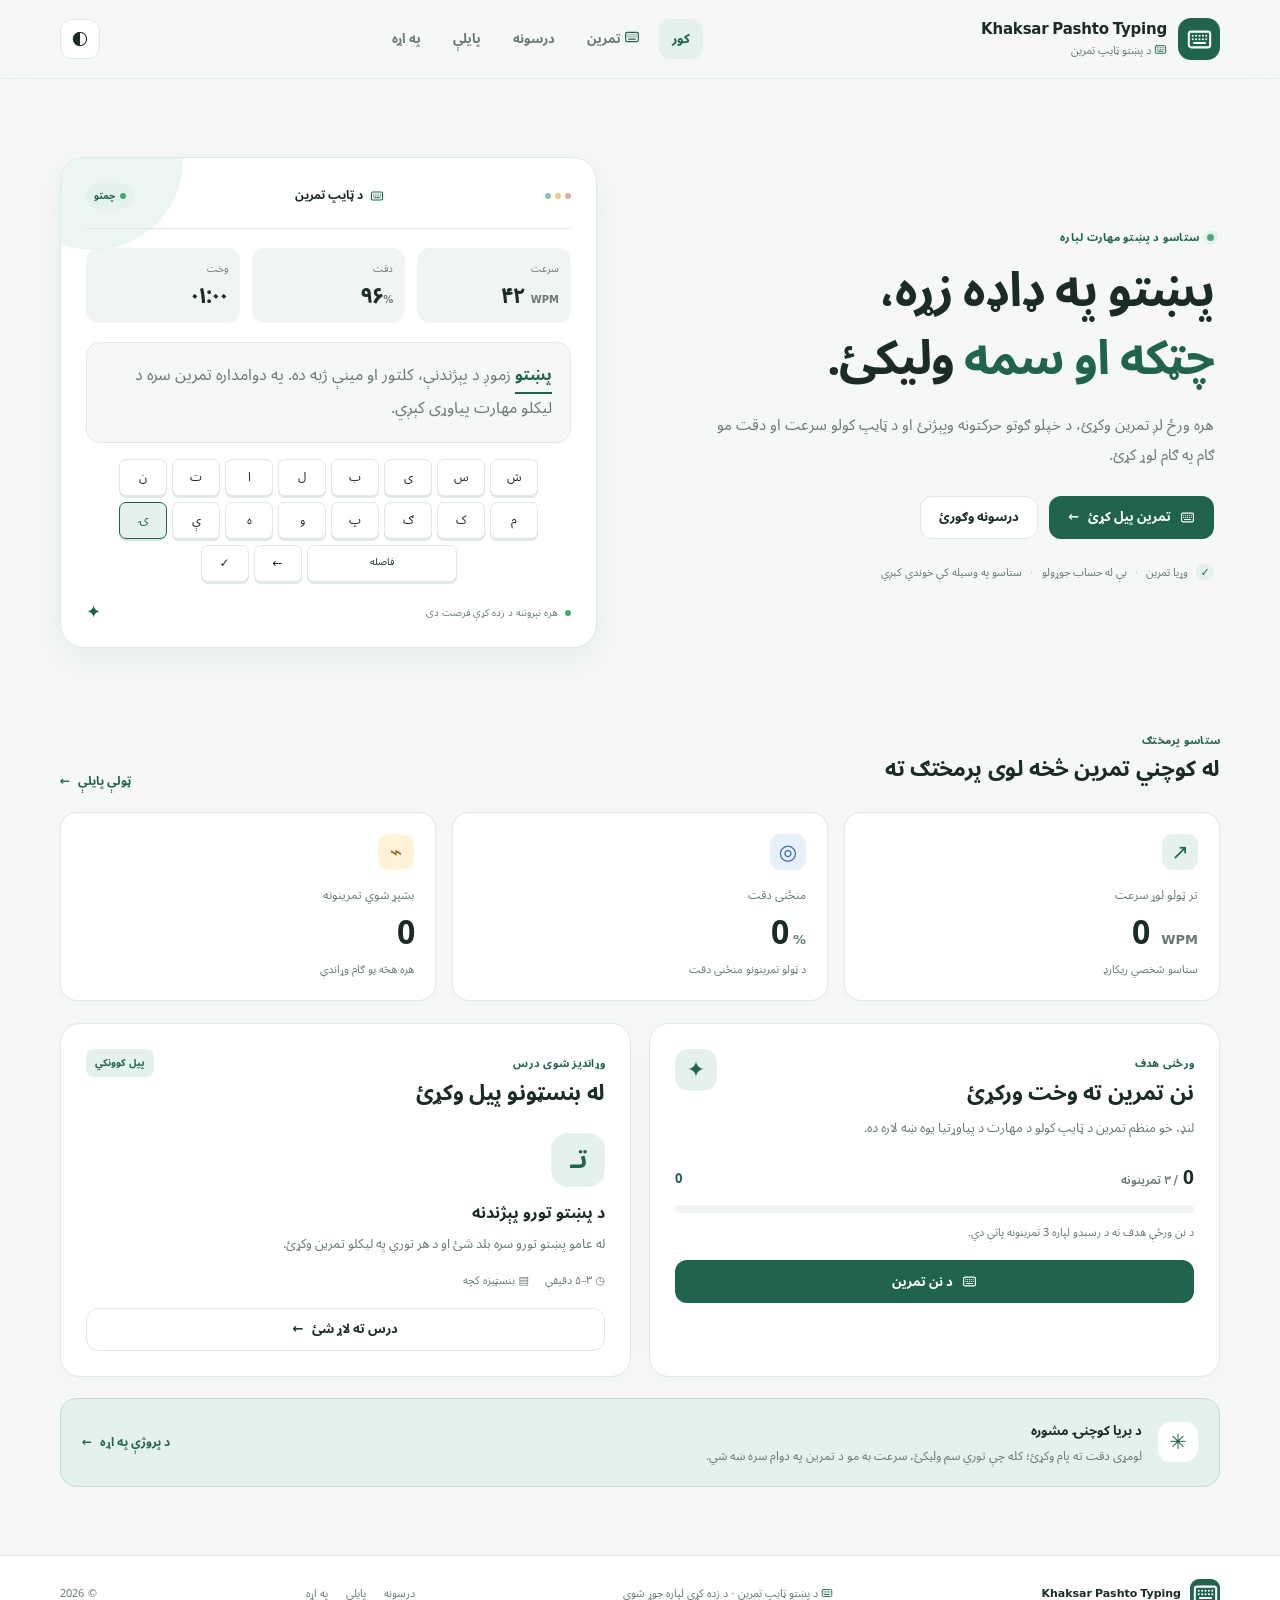
<file: index.html>
<!doctype html>
<html lang="ps" dir="rtl">
<head>
  <meta charset="utf-8">
  <meta name="viewport" content="width=device-width, initial-scale=1">
  <meta name="theme-color" content="#f5f7f8">
  <meta name="description" content="د Khaksar Pashto Typing له لارې د پښتو ټایپ کولو مهارت، سرعت او دقت پیاوړی کړئ.">
  <title>Khaksar Pashto Typing — د پښتو ټایپ زده کړه</title>
  <link rel="icon" href="assets/favicon.svg" type="image/svg+xml">
  <link rel="stylesheet" href="assets/css/style.css">
  <script defer src="assets/js/statistics.js"></script>
  <script defer src="assets/js/lessons-data.js"></script>
  <script defer src="assets/js/app.js"></script>
  <script defer src="assets/js/home.js"></script>
</head>
<body data-page="home" data-base="./">
  <a class="skip-link" href="#main-content">اصلي منځپانګې ته لاړ شئ</a>
  <div id="site-header"></div>
  <main id="main-content" class="container page-space">
    <section class="hero-grid">
      <div class="hero-copy">
        <span class="eyebrow"><span class="eyebrow-dot"></span> ستاسو د پښتو مهارت لپاره</span>
        <h1>پښتو په ډاډه زړه،<br><span class="text-accent">چټکه او سمه</span> ولیکئ.</h1>
        <p class="hero-description">هره ورځ لږ تمرین وکړئ، د خپلو ګوتو حرکتونه وپېژنئ او د ټایپ کولو سرعت او دقت مو ګام په ګام لوړ کړئ.</p>
        <div class="hero-actions">
          <a class="button button-primary" href="pages/practice.html"><img class="typing-icon" src="assets/icons/keyboard.svg" alt="" aria-hidden="true"> تمرین پیل کړئ <span aria-hidden="true">←</span></a>
          <a class="button button-secondary" href="pages/lessons.html">درسونه وګورئ</a>
        </div>
        <div class="hero-proof"><span class="proof-icon" aria-hidden="true">✓</span><span>وړیا تمرین</span><span class="proof-separator">·</span><span>بې له حساب جوړولو</span><span class="proof-separator">·</span><span>ستاسو په وسیله کې خوندي کېږي</span></div>
      </div>
      <div class="hero-visual" aria-label="د پښتو ټایپ کولو تمرین بېلګه">
        <div class="visual-topline"><span class="window-dots" aria-hidden="true"><i></i><i></i><i></i></span><span class="inline-typing-label"><img class="typing-icon" src="assets/icons/keyboard.svg" alt="" aria-hidden="true"> د ټایپ تمرین</span><span class="live-pill"><i></i> چمتو</span></div>
        <div class="visual-score-row">
          <div><span class="metric-label">سرعت</span><strong>۴۲ <small>WPM</small></strong></div>
          <div><span class="metric-label">دقت</span><strong>۹۶<small>%</small></strong></div>
          <div><span class="metric-label">وخت</span><strong>۰۱:۰۰</strong></div>
        </div>
        <div class="sample-passage" dir="rtl"><span>پښتو</span> زموږ د پېژندنې، کلتور او مینې ژبه ده. په دوامداره تمرین سره د لیکلو مهارت پیاوړی کېږي.</div>
        <div class="mini-keyboard" dir="rtl" aria-hidden="true"><div><span>ش</span><span>س</span><span>ی</span><span>ب</span><span>ل</span><span>ا</span><span>ت</span><span>ن</span></div><div><span>م</span><span>ک</span><span>ګ</span><span>پ</span><span>و</span><span>ه</span><span>ې</span><span class="key-active">ۍ</span></div><div><span class="space-key">فاصله</span><span>←</span><span>✓</span></div></div>
        <div class="visual-foot"><span><i class="status-dot"></i> هره تېروتنه د زده کړې فرصت دی</span><span class="visual-star" aria-hidden="true">✦</span></div>
      </div>
    </section>

    <section class="section-block" aria-labelledby="stats-heading">
      <div class="section-heading"><div><span class="eyebrow">ستاسو پرمختګ</span><h2 id="stats-heading">له کوچني تمرین څخه لوی پرمختګ ته</h2></div><a class="text-link" href="pages/results.html">ټولې پایلې <span aria-hidden="true">←</span></a></div>
      <div class="stats-grid">
        <article class="stat-card"><span class="stat-icon stat-icon-green" aria-hidden="true">↗</span><span class="stat-label">تر ټولو لوړ سرعت</span><div class="stat-value"><span id="home-best-wpm">۰</span> <small>WPM</small></div><p class="stat-note">ستاسو شخصي ریکارډ</p></article>
        <article class="stat-card"><span class="stat-icon stat-icon-blue" aria-hidden="true">◎</span><span class="stat-label">منځنی دقت</span><div class="stat-value"><span id="home-average-accuracy">۰</span><small>%</small></div><p class="stat-note">د ټولو تمرینونو منځنی دقت</p></article>
        <article class="stat-card"><span class="stat-icon stat-icon-amber" aria-hidden="true">⌁</span><span class="stat-label">بشپړ شوي تمرینونه</span><div class="stat-value" id="home-session-count">۰</div><p class="stat-note">هره هڅه یو ګام وړاندې</p></article>
      </div>
    </section>

    <section class="home-lower-grid">
      <article class="panel daily-panel">
        <div class="panel-title-row"><div><span class="eyebrow">ورځنی هدف</span><h2>نن تمرین ته وخت ورکړئ</h2></div><span class="goal-icon" aria-hidden="true">✦</span></div>
        <p class="muted-copy">لنډ، خو منظم تمرین د ټایپ کولو د مهارت د پیاوړتیا یوه ښه لاره ده.</p>
        <div class="goal-numbers"><strong><span id="daily-count">۰</span> <span class="muted-inline">/ ۳ تمرینونه</span></strong><span id="daily-percent">۰٪</span></div>
        <div class="progress-track" role="progressbar" aria-label="د نن ورځې هدف" aria-valuemin="0" aria-valuemax="3" aria-valuenow="0" id="daily-progress"><span id="daily-progress-bar"></span></div>
        <p class="small-note" id="daily-message">لومړی تمرین پیل کړئ؛ پرمختګ له همدې ځایه پیلېږي.</p>
        <a class="button button-primary button-wide" href="pages/practice.html"><img class="typing-icon" src="assets/icons/keyboard.svg" alt="" aria-hidden="true"> د نن تمرین</a>
      </article>
      <article class="panel recommendation-panel">
        <div class="panel-title-row"><div><span class="eyebrow">وړاندیز شوی درس</span><h2>له بنسټونو پیل وکړئ</h2></div><span class="level-tag">پیل کوونکي</span></div>
        <div class="lesson-preview-icon" aria-hidden="true">تـ</div>
        <h3 id="recommended-title">د پښتو تورو پېژندنه</h3>
        <p class="muted-copy" id="recommended-description">له مهمو پښتو تورو سره بلد شئ او په ارامه توګه تمرین وکړئ.</p>
        <div class="lesson-meta"><span>◷ ۳–۵ دقیقې</span><span>▤ بنسټیزه کچه</span></div>
        <a class="button button-secondary button-wide" id="recommended-link" href="pages/lessons.html">درس ته لاړ شئ <span aria-hidden="true">←</span></a>
      </article>
    </section>
    <section class="tip-banner"><span class="tip-symbol" aria-hidden="true">✳</span><div><strong>د بریا کوچنۍ مشوره</strong><p>لومړی دقت ته پام وکړئ؛ کله چې توري سم ولیکئ، سرعت به مو د تمرین په دوام سره ښه شي.</p></div><a class="text-link" href="pages/about.html">د پروژې په اړه <span aria-hidden="true">←</span></a></section>
  </main>
  <div id="site-footer"></div>
</body>
</html>
</file>
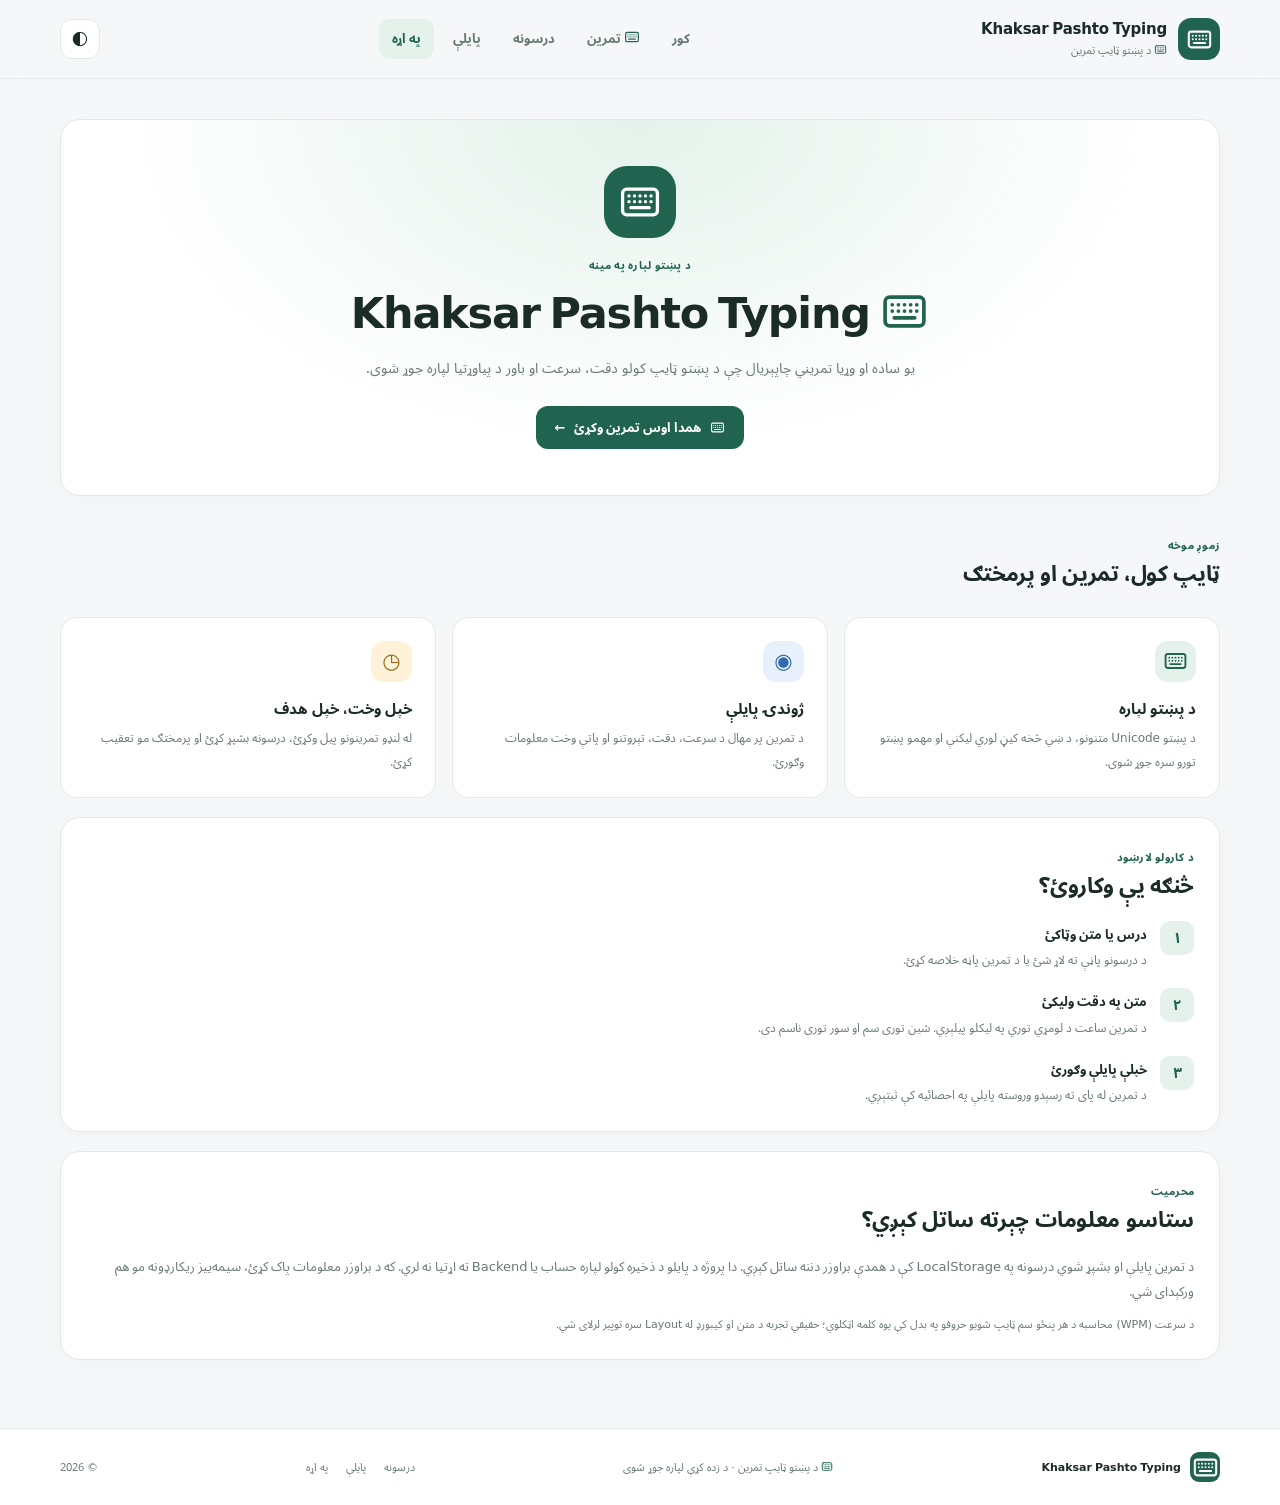
<file: pages/about.html>
<!doctype html>
<html lang="ps" dir="rtl">
<head><meta charset="utf-8"><meta name="viewport" content="width=device-width, initial-scale=1"><meta name="theme-color" content="#f5f7f8"><meta name="description" content="د Khaksar Pashto Typing په اړه، د پښتو ټایپ زده کړه او د کارولو لارښود."><title>د پروژې په اړه — Khaksar Pashto Typing</title><link rel="icon" href="../assets/favicon.svg" type="image/svg+xml"><link rel="stylesheet" href="../assets/css/style.css"><script defer src="../assets/js/statistics.js"></script><script defer src="../assets/js/lessons-data.js"></script><script defer src="../assets/js/app.js"></script></head>
<body data-page="about" data-base="../"><a class="skip-link" href="#main-content">اصلي منځپانګې ته لاړ شئ</a><div id="site-header"></div><main id="main-content" class="container page-space">
  <section class="about-hero panel"><span class="brand-mark brand-mark-large" aria-hidden="true"><img class="brand-mark-icon" src="../assets/icons/keyboard.svg" alt=""></span><span class="eyebrow">د پښتو لپاره په مینه</span><h1><img class="typing-icon" src="../assets/icons/keyboard.svg" alt="" aria-hidden="true"> Khaksar Pashto Typing</h1><p class="about-lead">یو ساده او وړیا تمریني چاپېریال چې د پښتو ټایپ کولو دقت، سرعت او باور د پیاوړتیا لپاره جوړ شوی.</p><a class="button button-primary" href="practice.html"><img class="typing-icon" src="../assets/icons/keyboard.svg" alt="" aria-hidden="true"> همدا اوس تمرین وکړئ <span aria-hidden="true">←</span></a></section>
  <section class="section-block"><div class="section-heading"><div><span class="eyebrow">زموږ موخه</span><h2>ټایپ کول، تمرین او پرمختګ</h2></div></div><div class="feature-grid"><article class="feature-card"><span class="feature-icon feature-green" aria-hidden="true"><img class="typing-icon" src="../assets/icons/keyboard.svg" alt=""></span><h3>د پښتو لپاره</h3><p>د پښتو Unicode متنونو، د ښي څخه کیڼ لوري لیکنې او مهمو پښتو تورو سره جوړ شوی.</p></article><article class="feature-card"><span class="feature-icon feature-blue" aria-hidden="true">◉</span><h3>ژوندۍ پایلې</h3><p>د تمرین پر مهال د سرعت، دقت، تېروتنو او پاتې وخت معلومات وګورئ.</p></article><article class="feature-card"><span class="feature-icon feature-amber" aria-hidden="true">◷</span><h3>خپل وخت، خپل هدف</h3><p>له لنډو تمرینونو پیل وکړئ، درسونه بشپړ کړئ او پرمختګ مو تعقیب کړئ.</p></article></div></section>
  <section class="panel about-guide"><span class="eyebrow">د کارولو لارښود</span><h2>څنګه یې وکاروئ؟</h2><ol class="guide-list"><li><span>۱</span><div><strong>درس یا متن وټاکئ</strong><p>د درسونو پاڼې ته لاړ شئ یا د تمرین پاڼه خلاصه کړئ.</p></div></li><li><span>۲</span><div><strong>متن په دقت ولیکئ</strong><p>د تمرین ساعت د لومړي توري په لیکلو پیلېږي. شین توری سم او سور توری ناسم دی.</p></div></li><li><span>۳</span><div><strong>خپلې پایلې وګورئ</strong><p>د تمرین له پای ته رسېدو وروسته پایلې په احصائیه کې ثبتېږي.</p></div></li></ol></section>
  <section class="panel about-guide"><span class="eyebrow">محرمیت</span><h2>ستاسو معلومات چېرته ساتل کېږي؟</h2><p class="muted-copy">د تمرین پایلې او بشپړ شوي درسونه په LocalStorage کې د همدې براوزر دننه ساتل کېږي. دا پروژه د پایلو د ذخیره کولو لپاره حساب یا Backend ته اړتیا نه لري. که د براوزر معلومات پاک کړئ، سیمه‌ییز ریکارډونه مو هم ورکېدای شي.</p><p class="small-note">د سرعت (WPM) محاسبه د هر پنځو سم ټایپ شویو حروفو په بدل کې یوه کلمه اټکلوي؛ حقیقي تجربه د متن او کیبورډ له Layout سره توپیر لرلای شي.</p></section>
</main><div id="site-footer"></div></body></html>
</file>
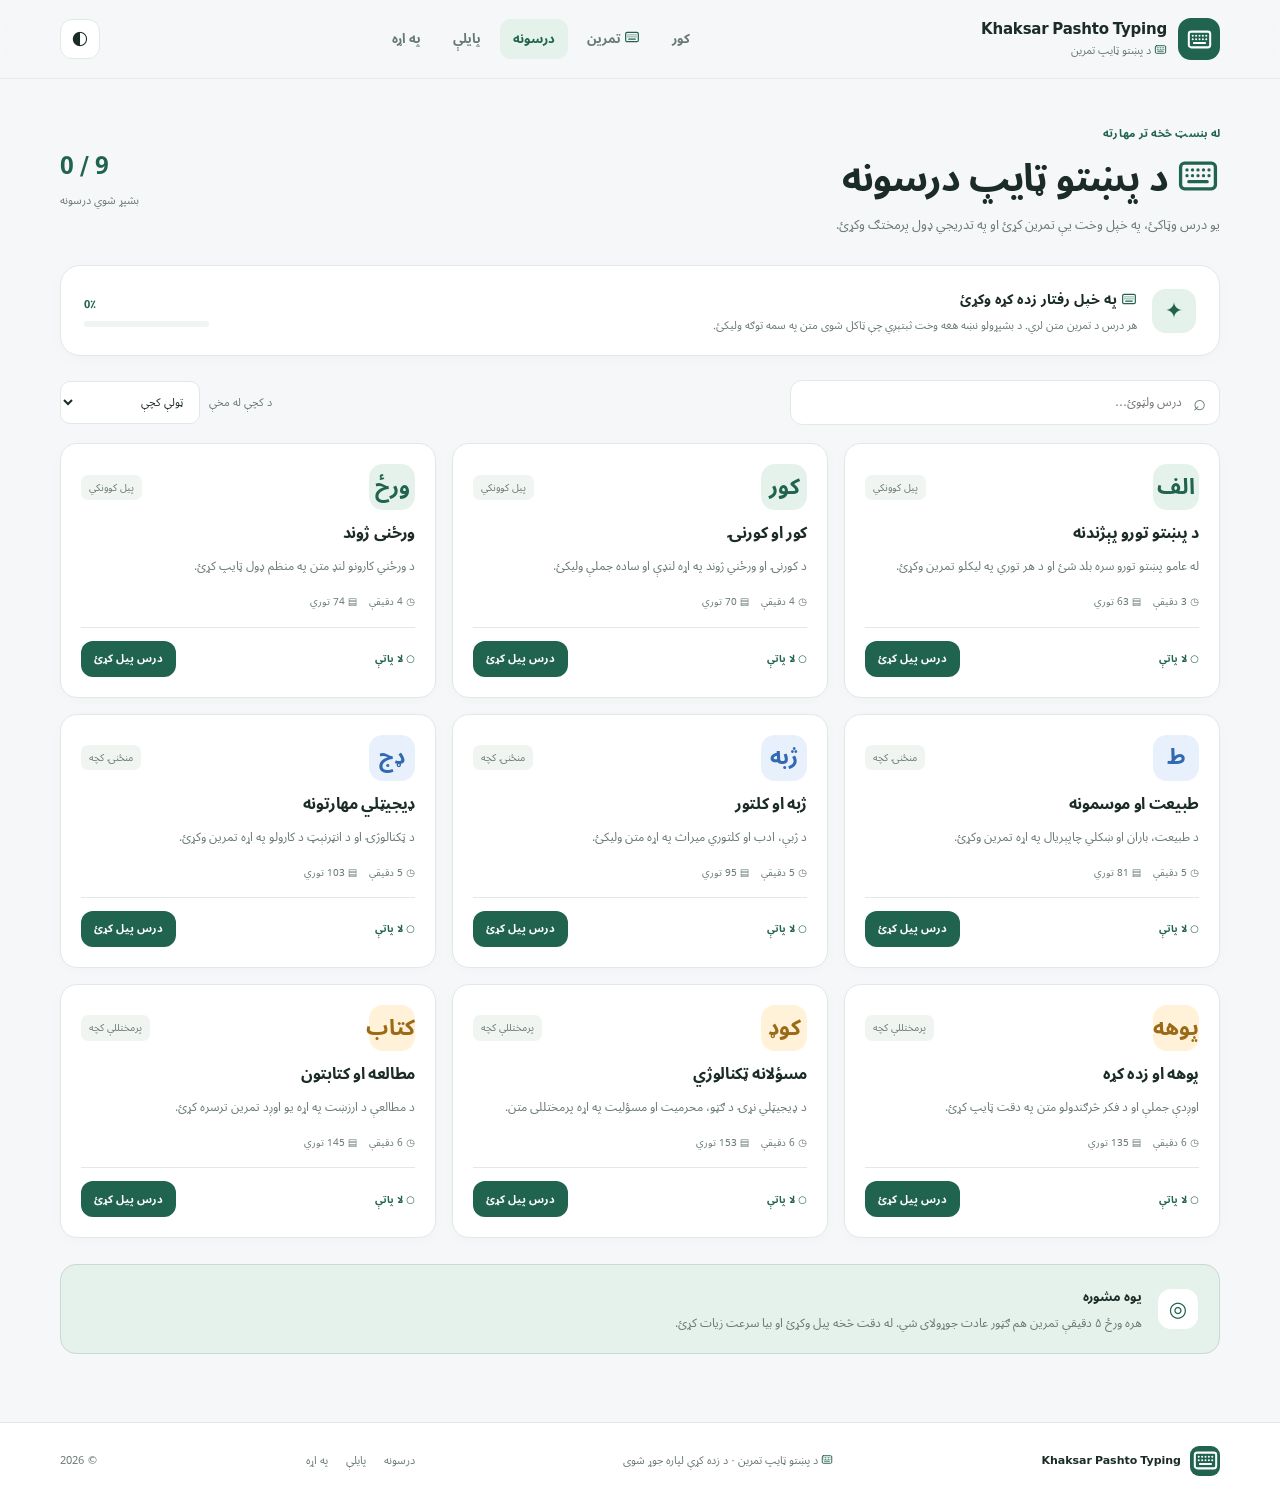
<file: pages/lessons.html>
<!doctype html>
<html lang="ps" dir="rtl">
<head><meta charset="utf-8"><meta name="viewport" content="width=device-width, initial-scale=1"><meta name="theme-color" content="#f5f7f8"><meta name="description" content="د پښتو ټایپ کولو د زده کړې مرحلې او تمرینونه."><title>درسونه — Khaksar Pashto Typing</title><link rel="icon" href="../assets/favicon.svg" type="image/svg+xml"><link rel="stylesheet" href="../assets/css/style.css"><script defer src="../assets/js/statistics.js"></script><script defer src="../assets/js/lessons-data.js"></script><script defer src="../assets/js/app.js"></script><script defer src="../assets/js/lessons.js"></script></head>
<body data-page="lessons" data-base="../"><a class="skip-link" href="#main-content">اصلي منځپانګې ته لاړ شئ</a><div id="site-header"></div>
<main id="main-content" class="container page-space">
  <div class="page-heading"><div><span class="eyebrow">له بنسټ څخه تر مهارته</span><h1><img class="typing-icon" src="../assets/icons/keyboard.svg" alt="" aria-hidden="true"> د پښتو ټایپ درسونه</h1><p>یو درس وټاکئ، په خپل وخت یې تمرین کړئ او په تدریجي ډول پرمختګ وکړئ.</p></div><div class="lesson-overall"><strong id="lessons-completed">۰ / ۹</strong><span>بشپړ شوي درسونه</span></div></div>
  <section class="learning-path panel"><div class="path-icon" aria-hidden="true">✦</div><div class="path-copy"><strong><img class="typing-icon" src="../assets/icons/keyboard.svg" alt="" aria-hidden="true"> په خپل رفتار زده کړه وکړئ</strong><p>هر درس د تمرین متن لري. د بشپړولو نښه هغه وخت ثبتېږي چې ټاکل شوی متن په سمه توګه ولیکئ.</p></div><div class="path-progress"><span id="lesson-progress-label">۰٪</span><div class="progress-track"><span id="lesson-progress-bar"></span></div></div></section>
  <div class="lesson-toolbar"><div class="search-field"><span aria-hidden="true">⌕</span><input id="lesson-search" type="search" placeholder="درس ولټوئ…" aria-label="درس ولټوئ"></div><label class="filter-field" for="lesson-filter">د کچې له مخې <select id="lesson-filter"><option value="all">ټولې کچې</option><option value="1">پیل کوونکي</option><option value="2">منځنۍ کچه</option><option value="3">پرمختللې کچه</option></select></label></div>
  <div class="lesson-grid" id="lesson-grid" aria-live="polite"></div><p id="lesson-empty" class="empty-state" hidden>د لټون لپاره مناسب درس پیدا نه شو. بله کلمه وازمویئ.</p>
  <section class="tip-banner lesson-tip"><span class="tip-symbol" aria-hidden="true">◎</span><div><strong>یوه مشوره</strong><p>هره ورځ ۵ دقیقې تمرین هم ګټور عادت جوړولای شي. له دقت څخه پیل وکړئ او بیا سرعت زیات کړئ.</p></div></section>
</main><div id="site-footer"></div></body></html>
</file>
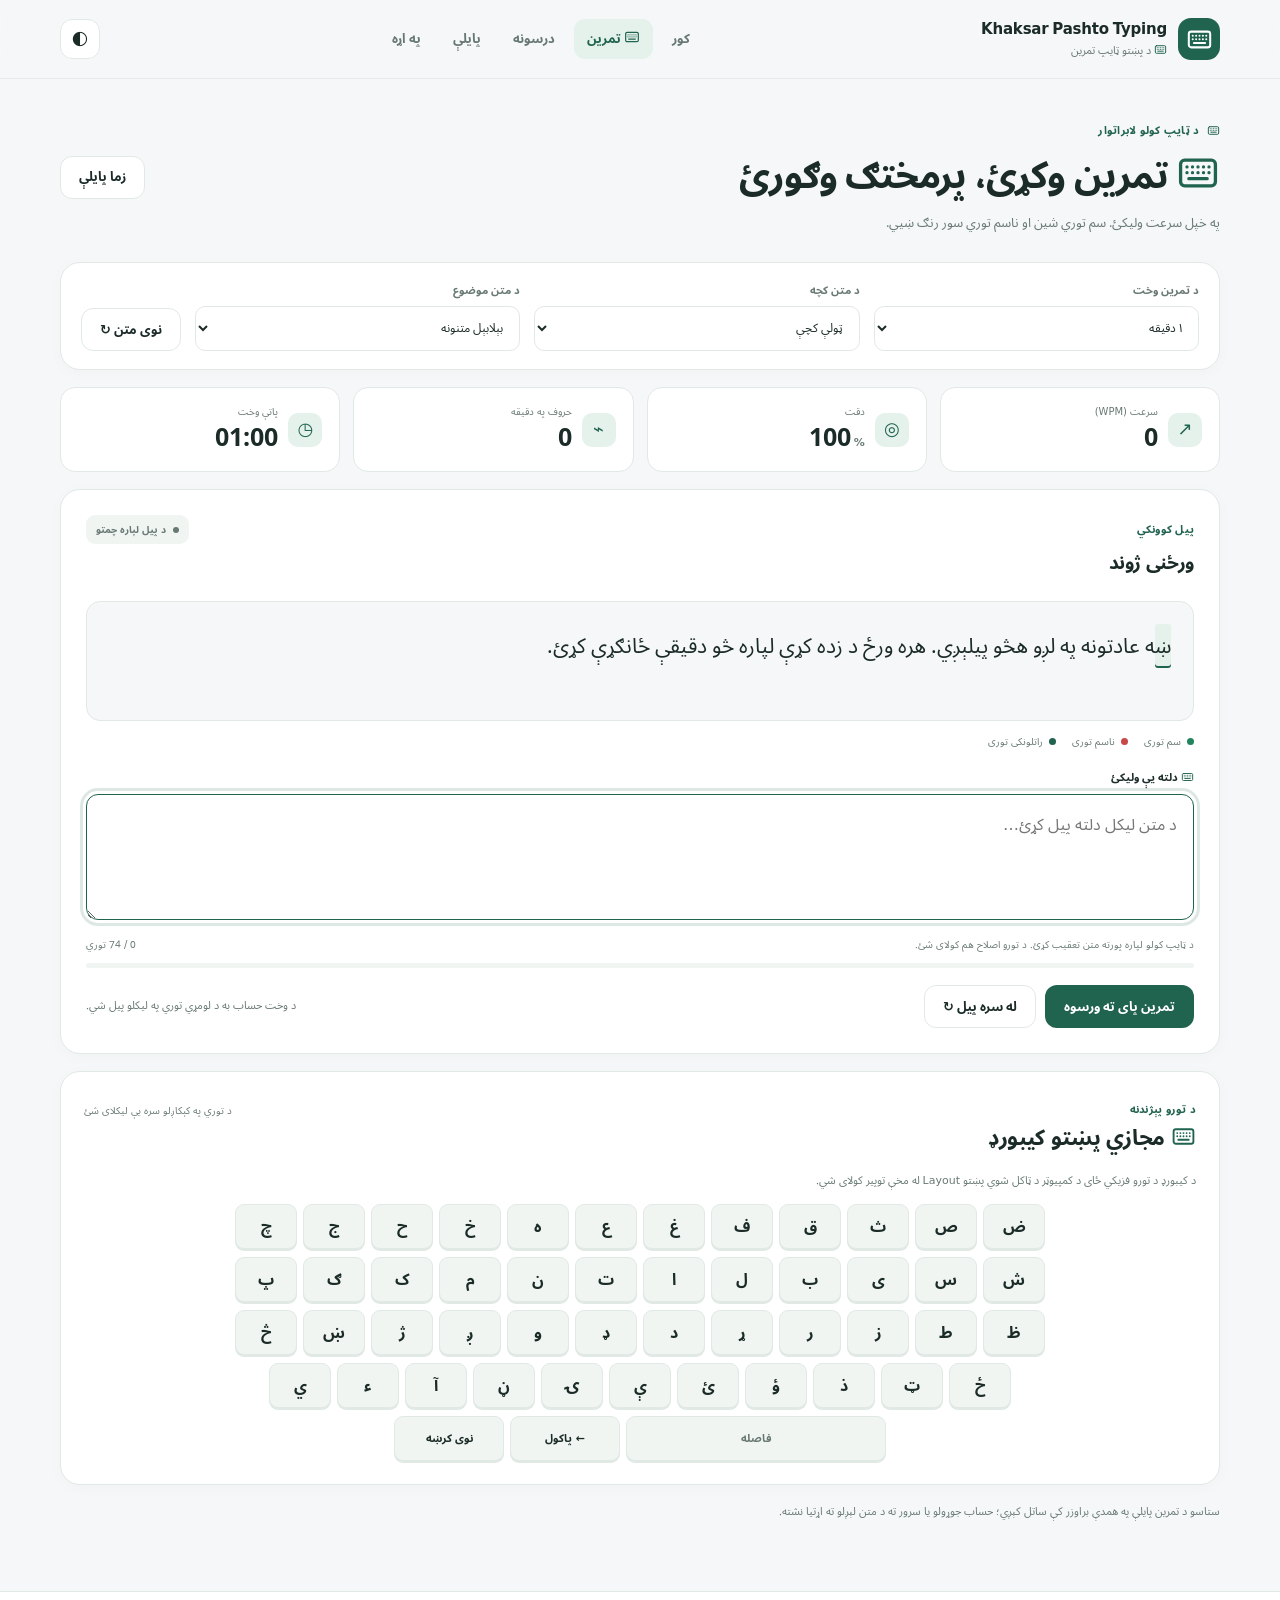
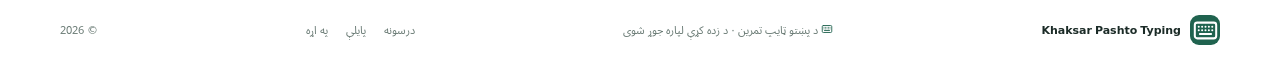
<file: pages/practice.html>
<!doctype html>
<html lang="ps" dir="rtl">
<head>
  <meta charset="utf-8"><meta name="viewport" content="width=device-width, initial-scale=1">
  <meta name="theme-color" content="#f5f7f8"><meta name="description" content="د پښتو ټایپ تمرین وکړئ، سرعت او دقت په ژوندۍ بڼه اندازه کړئ.">
  <title>د ټایپ تمرین — Khaksar Pashto Typing</title><link rel="icon" href="../assets/favicon.svg" type="image/svg+xml"><link rel="stylesheet" href="../assets/css/style.css">
  <script defer src="../assets/js/statistics.js"></script><script defer src="../assets/js/lessons-data.js"></script><script defer src="../assets/js/app.js"></script><script defer src="../assets/js/keyboard.js"></script><script defer src="../assets/js/typing-engine.js"></script>
</head>
<body data-page="practice" data-base="../">
<a class="skip-link" href="#main-content">اصلي منځپانګې ته لاړ شئ</a><div id="site-header"></div>
<main id="main-content" class="container page-space">
  <div class="page-heading"><div><span class="eyebrow"><img class="typing-icon" src="../assets/icons/keyboard.svg" alt="" aria-hidden="true"> د ټایپ کولو لابراتوار</span><h1><img class="typing-icon" src="../assets/icons/keyboard.svg" alt="" aria-hidden="true"> تمرین وکړئ، پرمختګ وګورئ</h1><p>په خپل سرعت ولیکئ. سم توري شین او ناسم توري سور رنګ ښيي.</p></div><a class="button button-secondary" href="results.html">زما پایلې</a></div>
  <section class="practice-controls panel" aria-label="د تمرین تنظیمات">
    <div class="control-field"><label for="duration-select">د تمرین وخت</label><select id="duration-select"><option value="30">۳۰ ثانیې</option><option value="60" selected>۱ دقیقه</option><option value="180">۳ دقیقې</option><option value="300">۵ دقیقې</option></select></div>
    <div class="control-field"><label for="level-select">د متن کچه</label><select id="level-select"><option value="all">ټولې کچې</option><option value="1">پیل کوونکي</option><option value="2">منځنۍ کچه</option><option value="3">پرمختللې کچه</option></select></div>
    <div class="control-field"><label for="topic-select">د متن موضوع</label><select id="topic-select"><option value="all">بېلابېل متنونه</option><option value="daily">ورځنی ژوند</option><option value="culture">ژبه او کلتور</option><option value="nature">طبیعت</option><option value="technology">ټکنالوژي</option></select></div>
    <div class="control-actions"><button type="button" class="button button-secondary" id="new-passage">نوی متن ↻</button></div>
  </section>

  <section class="practice-metrics" aria-label="ژوندۍ پایلې">
    <article class="metric-card"><span class="metric-icon" aria-hidden="true">↗</span><span>سرعت (WPM)</span><strong id="live-wpm">۰</strong></article>
    <article class="metric-card"><span class="metric-icon" aria-hidden="true">◎</span><span>دقت</span><strong><span id="live-accuracy">۱۰۰</span><small>%</small></strong></article>
    <article class="metric-card"><span class="metric-icon" aria-hidden="true">⌁</span><span>حروف په دقیقه</span><strong id="live-cpm">۰</strong></article>
    <article class="metric-card metric-card-timer"><span class="metric-icon" aria-hidden="true">◷</span><span>پاتې وخت</span><strong id="live-timer">۰۱:۰۰</strong></article>
  </section>

  <section class="panel typing-panel" aria-labelledby="passage-title">
    <div class="typing-panel-header"><div><span class="eyebrow" id="passage-level">پیل کوونکي</span><h2 id="passage-title">متن په دقت سره ولیکئ</h2></div><span class="session-status" id="session-status"><i></i> د پیل لپاره چمتو</span></div>
    <div class="passage-area" id="passage-display" dir="rtl" aria-label="د تمرین لپاره متن" tabindex="0"><p class="passage-placeholder">د تمرین متن چمتو کېږي…</p></div>
    <div class="passage-legend"><span><i class="legend-dot legend-correct"></i> سم توری</span><span><i class="legend-dot legend-wrong"></i> ناسم توری</span><span><i class="legend-dot legend-current"></i> راتلونکی توری</span></div>
    <label class="input-label" for="typing-input"><img class="typing-icon" src="../assets/icons/keyboard.svg" alt="" aria-hidden="true"> دلته یې ولیکئ</label>
    <textarea id="typing-input" rows="3" dir="rtl" lang="ps" spellcheck="false" autocapitalize="off" autocomplete="off" autocorrect="off" placeholder="د متن لیکل دلته پیل کړئ…" aria-describedby="typing-help"></textarea>
    <div class="typing-hints"><span id="typing-help">د ټایپ کولو لپاره پورته متن تعقیب کړئ. د تورو اصلاح هم کولای شئ.</span><span id="typed-progress">۰ / ۰ توري</span></div>
    <div class="progress-track typing-progress" role="progressbar" aria-label="د متن د ټایپ کولو پرمختګ" aria-valuemin="0" aria-valuemax="100" aria-valuenow="0" id="typing-progress"><span id="typing-progress-bar"></span></div>
    <div class="typing-actions"><button class="button button-primary" id="finish-session" type="button">تمرین پای ته ورسوه</button><button class="button button-secondary" id="reset-session" type="button">له سره پیل ↻</button><span class="muted-copy" id="session-feedback" role="status" aria-live="polite">د وخت حساب به د لومړي توري په لیکلو پیل شي.</span></div>
  </section>

  <section class="panel keyboard-panel" aria-labelledby="keyboard-heading">
    <div class="panel-title-row"><div><span class="eyebrow">د تورو پېژندنه</span><h2 id="keyboard-heading"><img class="typing-icon" src="../assets/icons/keyboard.svg" alt="" aria-hidden="true"> مجازي پښتو کیبورډ</h2></div><span class="keyboard-note">د توري په کېکاږلو سره یې لیکلای شئ</span></div>
    <p class="small-note">د کیبورډ د تورو فزیکي ځای د کمپیوټر د ټاکل شوي پښتو Layout له مخې توپیر کولای شي.</p>
    <div id="virtual-keyboard" class="virtual-keyboard" aria-label="مجازي پښتو کیبورډ"></div>
  </section>
  <p class="privacy-note">ستاسو د تمرین پایلې په همدې براوزر کې ساتل کېږي؛ حساب جوړولو یا سرور ته د متن لېږلو ته اړتیا نشته.</p>
</main><div id="site-footer"></div>
</body></html>
</file>
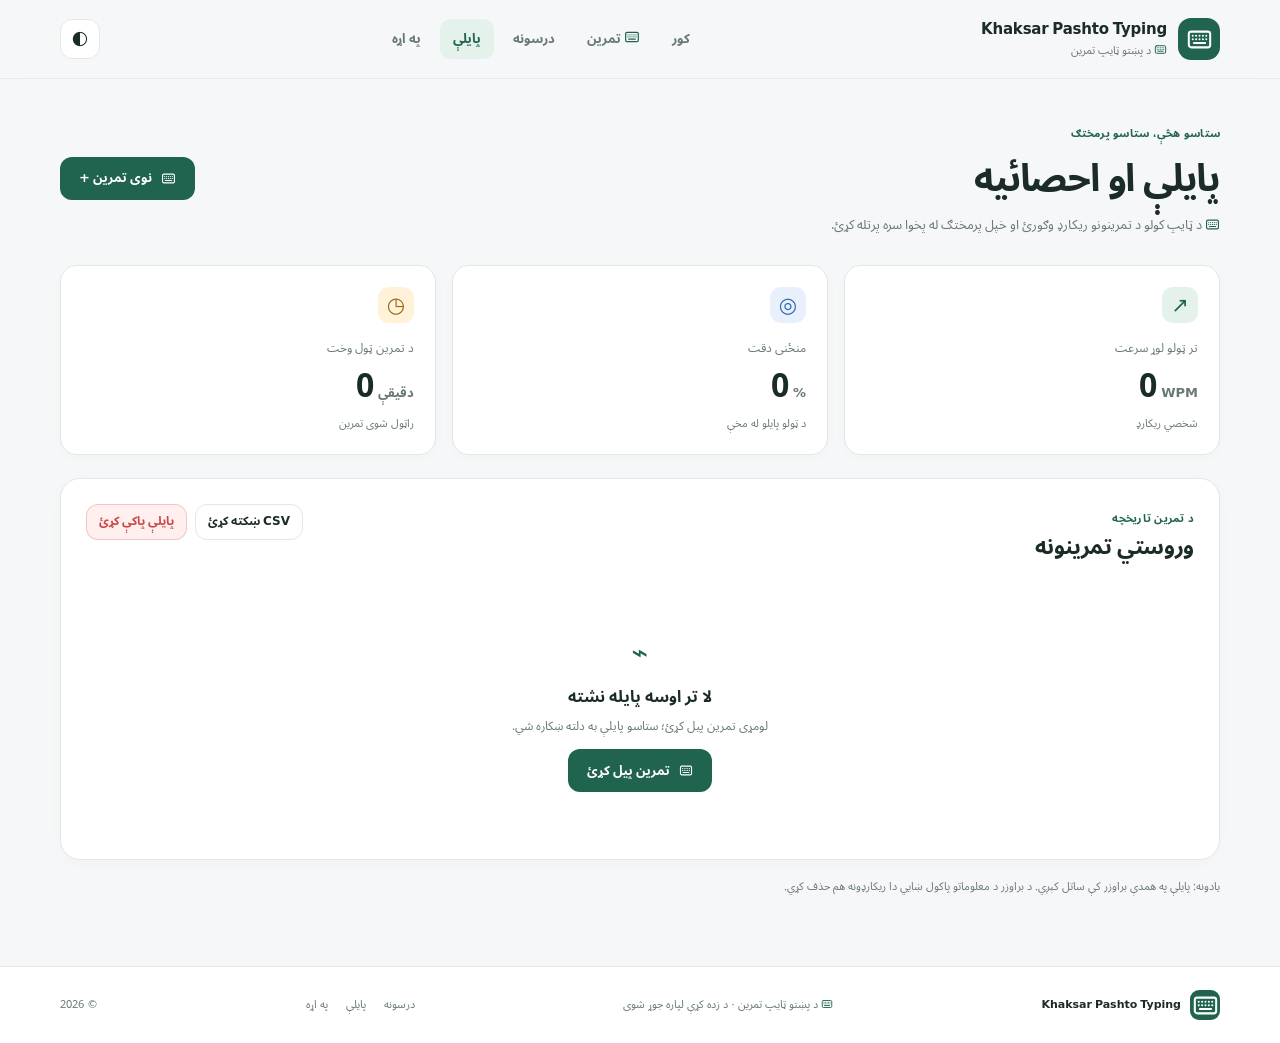
<file: pages/results.html>
<!doctype html>
<html lang="ps" dir="rtl">
<head><meta charset="utf-8"><meta name="viewport" content="width=device-width, initial-scale=1"><meta name="theme-color" content="#f5f7f8"><meta name="description" content="د پښتو ټایپ کولو د تمرین پایلې او شخصي پرمختګ وګورئ."><title>پایلې او پرمختګ — Khaksar Pashto Typing</title><link rel="icon" href="../assets/favicon.svg" type="image/svg+xml"><link rel="stylesheet" href="../assets/css/style.css"><script defer src="../assets/js/statistics.js"></script><script defer src="../assets/js/lessons-data.js"></script><script defer src="../assets/js/app.js"></script><script defer src="../assets/js/results.js"></script></head>
<body data-page="results" data-base="../"><a class="skip-link" href="#main-content">اصلي منځپانګې ته لاړ شئ</a><div id="site-header"></div><main id="main-content" class="container page-space">
  <div class="page-heading"><div><span class="eyebrow">ستاسو هڅې، ستاسو پرمختګ</span><h1>پایلې او احصائیه</h1><p><img class="typing-icon" src="../assets/icons/keyboard.svg" alt="" aria-hidden="true"> د ټایپ کولو د تمرینونو ریکارډ وګورئ او خپل پرمختګ له پخوا سره پرتله کړئ.</p></div><a class="button button-primary" href="practice.html"><img class="typing-icon" src="../assets/icons/keyboard.svg" alt="" aria-hidden="true"> نوی تمرین +</a></div>
  <section class="stats-grid results-summary"><article class="stat-card"><span class="stat-icon stat-icon-green" aria-hidden="true">↗</span><span class="stat-label">تر ټولو لوړ سرعت</span><div class="stat-value"><span id="best-wpm">۰</span><small>WPM</small></div><p class="stat-note">شخصي ریکارډ</p></article><article class="stat-card"><span class="stat-icon stat-icon-blue" aria-hidden="true">◎</span><span class="stat-label">منځنی دقت</span><div class="stat-value"><span id="avg-accuracy">۰</span><small>%</small></div><p class="stat-note">د ټولو پایلو له مخې</p></article><article class="stat-card"><span class="stat-icon stat-icon-amber" aria-hidden="true">◷</span><span class="stat-label">د تمرین ټول وخت</span><div class="stat-value"><span id="total-minutes">۰</span><small>دقیقې</small></div><p class="stat-note">راټول شوی تمرین</p></article></section>
  <section class="panel history-panel"><div class="panel-title-row"><div><span class="eyebrow">د تمرین تاریخچه</span><h2>وروستي تمرینونه</h2></div><div class="history-actions"><button type="button" class="button button-secondary button-small" id="export-results">CSV ښکته کړئ</button><button type="button" class="button button-danger button-small" id="clear-results">پایلې پاکې کړئ</button></div></div><div id="history-list" class="history-list"></div><div id="history-empty" class="empty-state"><div class="empty-icon" aria-hidden="true">⌁</div><h3>لا تر اوسه پایله نشته</h3><p>لومړی تمرین پیل کړئ؛ ستاسو پایلې به دلته ښکاره شي.</p><a class="button button-primary" href="practice.html"><img class="typing-icon" src="../assets/icons/keyboard.svg" alt="" aria-hidden="true"> تمرین پیل کړئ</a></div></section>
  <p class="privacy-note">یادونه: پایلې په همدې براوزر کې ساتل کېږي. د براوزر د معلوماتو پاکول ښايي دا ریکارډونه هم حذف کړي.</p>
</main><div id="site-footer"></div></body></html>
</file>
<file: assets/css/style.css>
@font-face{font-family:"Khaksar Noto Arabic";src:url("../fonts/NotoSansArabic-Regular.ttf") format("truetype");font-style:normal;font-weight:400;font-display:swap}
@font-face{font-family:"Khaksar Noto Arabic";src:url("../fonts/NotoSansArabic-Medium.ttf") format("truetype");font-style:normal;font-weight:500;font-display:swap}
@font-face{font-family:"Khaksar Noto Arabic";src:url("../fonts/NotoSansArabic-SemiBold.ttf") format("truetype");font-style:normal;font-weight:600;font-display:swap}
@font-face{font-family:"Khaksar Noto Arabic";src:url("../fonts/NotoSansArabic-Bold.ttf") format("truetype");font-style:normal;font-weight:700;font-display:swap}
:root{color-scheme:light;--bg:#f5f7f8;--surface:#fff;--surface-soft:#f0f5f2;--text:#1b2b27;--muted:#687973;--line:#e1e9e5;--primary:#20634f;--primary-hover:#164c3c;--primary-soft:#e4f2eb;--blue:#e8f1fb;--blue-text:#316ab0;--amber:#fff2d9;--amber-text:#9b6a17;--red:#c84747;--red-soft:#fff0ef;--green:#21845c;--shadow:0 12px 34px rgba(27,57,46,.055);--radius:20px;--font:"Khaksar Noto Arabic",system-ui,-apple-system,"Segoe UI","Noto Sans Arabic",Tahoma,Arial,sans-serif}*{box-sizing:border-box}html{scroll-behavior:smooth}body{margin:0;background:var(--bg);color:var(--text);font-family:var(--font);line-height:1.75;font-size:15px}body[data-theme="dark"]{color-scheme:dark;--bg:#101916;--surface:#18221e;--surface-soft:#202e28;--text:#e7f1ec;--muted:#a1b3aa;--line:#2d4036;--primary:#8bd2b1;--primary-hover:#a4e4c5;--primary-soft:#213d30;--blue:#203548;--blue-text:#a5cdf8;--amber:#3a3020;--amber-text:#edc67b;--red:#ff8585;--red-soft:#3d2424;--green:#8bd2b1;--shadow:0 12px 34px rgba(0,0,0,.18)}a{color:inherit;text-decoration:none}button,input,select,textarea{font:inherit}button,a,input,select,textarea{-webkit-tap-highlight-color:transparent}button{cursor:pointer}a:focus-visible,button:focus-visible,input:focus-visible,select:focus-visible,textarea:focus-visible,[tabindex]:focus-visible{outline:3px solid #6ebba0;outline-offset:3px}img,svg{max-width:100%}.brand-mark-icon{width:27px;height:27px;display:block;filter:brightness(0) invert(1)}.brand-mark-large .brand-mark-icon{width:44px;height:44px}.typing-icon{width:1.15em;height:1.15em;display:inline-block;vertical-align:-.18em;flex:0 0 auto}.button-primary .typing-icon{filter:brightness(0) invert(1)}.inline-typing-label{display:inline-flex;align-items:center;gap:7px}.nav-link .typing-icon{width:16px;height:16px}.inline-typing-icon{width:20px;height:20px;vertical-align:-.25em;margin-inline-end:6px}.container{width:min(1160px,calc(100% - 44px));margin-inline:auto}.page-space{padding-top:40px;padding-bottom:68px}.skip-link{position:absolute;top:-100px;right:16px;z-index:1000;padding:10px 16px;background:var(--surface);border:1px solid var(--line);border-radius:10px}.skip-link:focus{top:12px}.site-header{position:sticky;top:0;z-index:50;background:color-mix(in srgb,var(--bg) 90%,transparent);border-bottom:1px solid color-mix(in srgb,var(--line) 80%,transparent);backdrop-filter:blur(16px)}.header-inner{height:78px;display:flex;align-items:center;justify-content:space-between;gap:24px}.brand{display:inline-flex;align-items:center;gap:11px;flex-shrink:0}.brand-mark{width:42px;height:42px;display:grid;place-items:center;background:var(--primary);border-radius:13px;color:#fff;font-weight:850;font-size:24px;line-height:1}.brand-mark-large{width:72px;height:72px;border-radius:23px;font-size:40px;margin-bottom:18px}.brand-copy{display:flex;flex-direction:column;line-height:1.35}.brand-copy strong{font-size:15px;letter-spacing:-.2px}.brand-copy span{font-size:11px;color:var(--muted);margin-top:4px}.main-nav{display:flex;align-items:center;gap:6px}.nav-link{padding:9px 13px;border-radius:11px;color:var(--muted);font-size:13px;font-weight:650;transition:background .18s,color .18s;white-space:nowrap}.nav-link:hover{background:var(--surface-soft);color:var(--text)}.nav-link[aria-current="page"]{background:var(--primary-soft);color:var(--primary)}.header-actions{display:flex;align-items:center;gap:10px}.theme-toggle,.menu-toggle{width:40px;height:40px;border:1px solid var(--line);background:var(--surface);border-radius:12px;color:var(--text);display:grid;place-items:center;font-size:19px}.theme-toggle:hover,.menu-toggle:hover{border-color:var(--primary)}.menu-toggle{display:none}.button{border:1px solid transparent;min-height:43px;display:inline-flex;align-items:center;justify-content:center;gap:9px;padding:10px 18px;border-radius:12px;font-weight:700;font-size:13px;line-height:1.4;transition:transform .15s,background .15s,border-color .15s;white-space:nowrap}.button:hover{transform:translateY(-1px)}.button-primary{background:var(--primary);color:#fff}.button-primary:hover{background:var(--primary-hover)}body[data-theme="dark"] .button-primary{color:#14251d}.button-secondary{background:var(--surface);color:var(--text);border-color:var(--line)}.button-secondary:hover{border-color:var(--primary);background:var(--surface-soft)}.button-danger{color:var(--red);background:var(--red-soft);border-color:color-mix(in srgb,var(--red) 25%,transparent)}.button-small{padding:8px 12px;min-height:36px;font-size:12px}.button-wide{width:100%}.hero-grid{display:grid;grid-template-columns:1.02fr .98fr;gap:64px;align-items:center;padding:38px 0 66px}.hero-copy{padding-inline-start:6px}.eyebrow{display:inline-flex;align-items:center;gap:8px;font-size:11px;font-weight:800;letter-spacing:.25px;color:var(--primary);margin-bottom:10px}.eyebrow-dot{width:7px;height:7px;border-radius:50%;background:#4ca782;box-shadow:0 0 0 4px var(--primary-soft)}h1,h2,h3,p{margin-top:0}h1{font-size:clamp(30px,4vw,48px);letter-spacing:-1.2px;line-height:1.4;margin-bottom:18px;font-weight:850}h2{font-size:22px;line-height:1.5;letter-spacing:-.35px;margin-bottom:6px;font-weight:800}h3{font-size:16px;line-height:1.5;margin-bottom:7px}.text-accent{color:var(--primary)}.hero-description{max-width:515px;color:var(--muted);font-size:15px;line-height:2;margin-bottom:26px}.hero-actions{display:flex;align-items:center;gap:11px;flex-wrap:wrap}.hero-proof{display:flex;align-items:center;flex-wrap:wrap;gap:8px;margin-top:24px;color:var(--muted);font-size:11px}.proof-icon{width:18px;height:18px;border-radius:50%;display:inline-grid;place-items:center;color:var(--primary);background:var(--primary-soft);font-weight:900}.proof-separator{opacity:.5}.hero-visual{padding:25px 25px 19px;border:1px solid var(--line);border-radius:24px;background:var(--surface);box-shadow:var(--shadow);min-width:0;position:relative;overflow:hidden}.hero-visual:before{content:"";position:absolute;top:-88px;left:-58px;width:180px;height:180px;border-radius:50%;background:var(--primary-soft);opacity:.7;pointer-events:none}.visual-topline{position:relative;display:flex;align-items:center;justify-content:space-between;padding-bottom:19px;border-bottom:1px solid var(--line);font-size:12px;font-weight:750}.window-dots{display:flex;gap:4px}.window-dots i{height:6px;width:6px;background:var(--line);border-radius:50%}.window-dots i:first-child{background:#e4a8a4}.window-dots i:nth-child(2){background:#eacb82}.window-dots i:nth-child(3){background:#86c5a2}.live-pill{display:flex;align-items:center;gap:5px;border-radius:20px;background:var(--primary-soft);color:var(--primary);font-size:10px;padding:4px 8px}.live-pill i,.status-dot{width:6px;height:6px;background:#43a877;border-radius:50%}.visual-score-row{display:grid;grid-template-columns:repeat(3,1fr);gap:12px;padding:19px 0}.visual-score-row>div{background:var(--surface-soft);padding:12px;border-radius:13px;min-width:0}.metric-label{display:block;color:var(--muted);font-size:10px;margin-bottom:5px}.visual-score-row strong{font-size:22px;line-height:1.3;direction:ltr;display:block;text-align:right}.visual-score-row strong small{font-size:10px;color:var(--muted);font-weight:700}.sample-passage{line-height:2.1;font-size:16px;padding:16px 18px;border:1px solid var(--line);border-radius:14px;background:var(--bg);color:var(--muted);min-height:95px}.sample-passage span{color:var(--primary);border-bottom:2px solid var(--primary);font-weight:800}.mini-keyboard{display:grid;gap:6px;margin-top:16px}.mini-keyboard>div{display:flex;gap:5px;justify-content:center}.mini-keyboard span{flex:1;max-width:48px;min-width:0;text-align:center;padding:7px 2px;background:var(--surface);border:1px solid var(--line);border-radius:7px;font-size:12px;box-shadow:0 2px 0 var(--line)}.mini-keyboard span.key-active{background:var(--primary-soft);color:var(--primary);border-color:var(--primary)}.mini-keyboard span.space-key{max-width:150px;flex:3;font-size:10px}.visual-foot{display:flex;justify-content:space-between;align-items:center;margin-top:15px;font-size:10px;color:var(--muted)}.visual-foot span:first-child{display:flex;align-items:center;gap:7px}.visual-star{font-size:18px;color:var(--primary)}.section-block{margin-top:12px}.section-heading{display:flex;justify-content:space-between;align-items:end;gap:20px;margin-bottom:20px}.section-heading .eyebrow{margin-bottom:2px}.text-link{display:inline-flex;align-items:center;gap:8px;color:var(--primary);font-size:12px;font-weight:750;white-space:nowrap}.text-link:hover{text-decoration:underline;text-underline-offset:4px}.stats-grid{display:grid;grid-template-columns:repeat(3,minmax(0,1fr));gap:16px}.stat-card{position:relative;display:flex;flex-direction:column;align-items:flex-start;min-width:0;background:var(--surface);border:1px solid var(--line);border-radius:17px;padding:21px;box-shadow:0 3px 14px rgba(20,50,38,.018)}.stat-icon{display:grid;place-items:center;width:36px;height:36px;border-radius:11px;font-size:21px;margin-bottom:15px}.stat-icon-green{background:var(--primary-soft);color:var(--primary)}.stat-icon-blue{background:var(--blue);color:var(--blue-text)}.stat-icon-amber{background:var(--amber);color:var(--amber-text)}.stat-label{color:var(--muted);font-size:12px}.stat-value{font-weight:850;letter-spacing:-.8px;font-size:32px;line-height:1.55;margin-top:4px;direction:ltr}.stat-value small{font-size:13px;letter-spacing:0;color:var(--muted);font-weight:700;margin-inline-start:5px}.stat-note{font-size:11px;color:var(--muted);margin:1px 0 0}.home-lower-grid{display:grid;grid-template-columns:1fr 1fr;gap:18px;margin-top:22px}.panel{background:var(--surface);border:1px solid var(--line);border-radius:var(--radius);padding:25px;box-shadow:0 3px 16px rgba(22,48,37,.025);min-width:0}.panel-title-row{display:flex;align-items:flex-start;justify-content:space-between;gap:16px}.panel-title-row .eyebrow{margin-bottom:3px}.muted-copy{color:var(--muted);font-size:13px;line-height:1.9;margin-bottom:15px}.goal-icon{display:grid;place-items:center;width:42px;height:42px;border-radius:14px;background:var(--primary-soft);color:var(--primary);font-size:22px}.goal-numbers{display:flex;justify-content:space-between;align-items:center;margin:22px 0 9px;font-size:13px}.goal-numbers strong{font-size:19px}.muted-inline{font-size:12px;font-weight:600;color:var(--muted)}#daily-percent{color:var(--primary);font-weight:800}.progress-track{height:8px;width:100%;overflow:hidden;border-radius:100px;background:var(--surface-soft)}.progress-track>span{display:block;width:0;height:100%;background:var(--primary);border-radius:inherit;transition:width .3s ease}.small-note{font-size:11px;color:var(--muted);line-height:1.8;margin:10px 0 18px}.level-tag{background:var(--primary-soft);color:var(--primary);padding:5px 9px;border-radius:8px;font-size:10px;font-weight:750;white-space:nowrap}.lesson-preview-icon{display:grid;place-items:center;width:54px;height:54px;margin-top:17px;margin-bottom:14px;border-radius:17px;background:var(--primary-soft);color:var(--primary);font-size:26px;font-weight:900}.lesson-meta{display:flex;align-items:center;gap:16px;color:var(--muted);font-size:11px;margin:12px 0 17px}.tip-banner{display:flex;align-items:center;gap:16px;margin-top:21px;background:var(--primary-soft);border:1px solid color-mix(in srgb,var(--primary) 12%,var(--line));padding:18px 21px;border-radius:16px}.tip-symbol{flex:0 0 40px;width:40px;height:40px;display:grid;place-items:center;background:var(--surface);color:var(--primary);border-radius:13px;font-size:21px}.tip-banner>div{flex:1;min-width:0}.tip-banner strong{font-size:13px}.tip-banner p{margin:3px 0 0;font-size:12px;color:var(--muted);line-height:1.85}.site-footer{border-top:1px solid var(--line);padding:23px 0;margin-top:0;background:var(--surface)}.footer-inner{display:flex;align-items:center;justify-content:space-between;gap:20px;color:var(--muted);font-size:11px}.footer-brand{display:flex;align-items:center;gap:9px;color:var(--text);font-weight:800}.footer-brand .brand-mark{width:30px;height:30px;border-radius:9px;font-size:17px}.footer-links{display:flex;gap:18px}.footer-links a:hover{color:var(--primary)}
/* Shared inner-page headings */
.page-heading{display:flex;align-items:center;justify-content:space-between;gap:24px;margin-bottom:27px}.page-heading h1{font-size:clamp(28px,3vw,38px);margin-bottom:7px}.page-heading p{margin:0;max-width:670px;color:var(--muted);font-size:13px;line-height:1.9}.page-heading>.button{flex-shrink:0}.lesson-overall{display:flex;flex-direction:column;align-items:flex-end;gap:3px;color:var(--muted);font-size:11px;white-space:nowrap}.lesson-overall strong{font-size:24px;color:var(--primary);direction:ltr}.learning-path{display:flex;align-items:center;gap:15px;margin-bottom:24px;padding:20px 23px}.path-icon{display:grid;place-items:center;flex:0 0 44px;height:44px;background:var(--primary-soft);border-radius:14px;color:var(--primary);font-size:22px}.path-copy{flex:1;min-width:0}.path-copy strong{font-size:14px}.path-copy p{font-size:11px;color:var(--muted);margin:3px 0 0;line-height:1.8}.path-progress{width:125px;flex:0 0 125px;display:grid;gap:7px;text-align:left;direction:ltr;font-size:11px;color:var(--primary);font-weight:800}.path-progress .progress-track{height:6px}.lesson-toolbar{display:flex;justify-content:space-between;align-items:center;gap:15px;margin:0 0 18px}.search-field{display:flex;align-items:center;gap:9px;max-width:430px;flex:1;border:1px solid var(--line);background:var(--surface);border-radius:12px;padding:0 13px;color:var(--muted)}.search-field>span{font-size:22px}.search-field input{width:100%;height:43px;border:0;outline:0!important;background:transparent;color:var(--text);font-size:12px}.filter-field{display:flex;align-items:center;gap:9px;font-size:11px;color:var(--muted)}select{background:var(--surface);color:var(--text);border:1px solid var(--line);border-radius:10px;min-height:42px;padding:8px 12px;max-width:100%;outline-color:var(--primary)}.filter-field select{min-width:140px}.lesson-grid{display:grid;grid-template-columns:repeat(3,minmax(0,1fr));gap:16px}.lesson-card{display:flex;flex-direction:column;gap:11px;min-width:0;border-radius:17px;background:var(--surface);border:1px solid var(--line);padding:20px;transition:transform .18s,border-color .18s;box-shadow:0 3px 15px rgba(22,48,37,.02)}.lesson-card:hover{transform:translateY(-2px);border-color:color-mix(in srgb,var(--primary) 45%,var(--line))}.lesson-card-top{display:flex;align-items:center;justify-content:space-between;gap:10px}.lesson-art{display:grid;place-items:center;width:46px;height:46px;border-radius:14px;background:var(--primary-soft);color:var(--primary);font-size:22px;font-weight:850}.lesson-art.level-2{background:var(--blue);color:var(--blue-text)}.lesson-art.level-3{background:var(--amber);color:var(--amber-text)}.lesson-badge{font-size:10px;color:var(--muted);background:var(--surface-soft);padding:4px 8px;border-radius:7px}.lesson-card h2{font-size:16px;margin:0}.lesson-card p{color:var(--muted);font-size:12px;line-height:1.9;margin:0;flex:1}.lesson-card-meta{display:flex;gap:12px;flex-wrap:wrap;color:var(--muted);font-size:10px;padding-top:3px}.lesson-card-footer{display:flex;align-items:center;justify-content:space-between;gap:10px;margin-top:5px;padding-top:13px;border-top:1px solid var(--line)}.lesson-card-footer .button{min-height:36px;padding:7px 12px;font-size:11px}.done-label{display:flex;align-items:center;gap:5px;color:var(--primary);font-size:10px;font-weight:800}.empty-state{text-align:center;padding:42px 18px;color:var(--muted)}.empty-state[hidden]{display:none}.empty-state h3{color:var(--text);margin:7px 0}.empty-state p{font-size:12px}.lesson-tip{margin-top:26px}.results-summary{margin-bottom:23px}.history-panel{padding:25px}.history-actions{display:flex;gap:8px;flex-wrap:wrap}.history-list{margin-top:17px}.history-row{display:grid;grid-template-columns:1.5fr .7fr .7fr .8fr .7fr;gap:13px;align-items:center;padding:16px 0;border-bottom:1px solid var(--line)}.history-row:last-child{border-bottom:0}.history-date{font-size:12px;font-weight:750}.history-sub{font-size:10px;color:var(--muted);margin-top:3px}.history-number{direction:ltr;text-align:right;font-size:14px;font-weight:800}.history-number small{display:block;direction:rtl;text-align:right;font-size:10px;font-weight:500;color:var(--muted)}.history-accuracy{color:var(--primary)}.history-delete{justify-self:end;border:1px solid var(--line);background:var(--surface);color:var(--muted);border-radius:9px;padding:6px 10px;font-size:11px}.history-delete:hover{color:var(--red);border-color:var(--red)}.empty-icon{font-size:28px;color:var(--primary)}.privacy-note{margin:17px 0 0;color:var(--muted);font-size:11px;line-height:1.9}.practice-controls{display:grid;grid-template-columns:1fr 1fr 1fr auto;gap:14px;align-items:end;padding:18px 20px;margin-bottom:17px}.control-field{display:flex;flex-direction:column;gap:6px;min-width:0}.control-field label,.input-label{font-size:11px;color:var(--muted);font-weight:700}.control-field select{width:100%;font-size:12px}.control-actions{display:flex;gap:8px}.practice-metrics{display:grid;grid-template-columns:repeat(4,minmax(0,1fr));gap:13px;margin-bottom:17px}.metric-card{padding:15px 17px;background:var(--surface);border:1px solid var(--line);border-radius:15px;display:grid;grid-template-columns:34px 1fr;column-gap:10px;align-items:center}.metric-icon{grid-row:span 2;width:34px;height:34px;display:grid;place-items:center;border-radius:10px;background:var(--primary-soft);color:var(--primary);font-size:18px}.metric-card>span:nth-child(2){font-size:10px;color:var(--muted)}.metric-card strong{font-size:25px;line-height:1.4;direction:ltr;text-align:right;font-variant-numeric:tabular-nums}.metric-card strong small{font-size:11px;color:var(--muted);margin-inline-start:3px}.typing-panel{padding:25px;margin-bottom:17px}.typing-panel-header{display:flex;align-items:start;justify-content:space-between;gap:15px}.typing-panel-header h2{font-size:19px}.session-status{display:inline-flex;align-items:center;gap:7px;padding:6px 10px;border-radius:9px;background:var(--surface-soft);color:var(--muted);font-size:10px;font-weight:700;white-space:nowrap}.session-status i{height:6px;width:6px;border-radius:50%;background:var(--muted)}.session-status.is-running{background:var(--primary-soft);color:var(--primary)}.session-status.is-running i{background:var(--primary);animation:pulse 1.5s infinite}.session-status.is-finished{background:var(--blue);color:var(--blue-text)}@keyframes pulse{50%{opacity:.35}}.passage-area{margin:17px 0 12px;padding:21px 22px;border:1px solid var(--line);border-radius:14px;background:var(--bg);font-size:clamp(17px,2vw,21px);line-height:2.25;min-height:120px;overflow-wrap:anywhere}.passage-area .char{border-radius:3px;transition:background .08s,color .08s}.passage-area .char.is-correct{color:var(--green)}.passage-area .char.is-wrong{color:var(--red);background:var(--red-soft);text-decoration:underline;text-decoration-thickness:1px;text-underline-offset:3px}.passage-area .char.is-current{box-shadow:inset 0 -2px 0 var(--primary);background:var(--primary-soft)}.passage-area .char.is-space{white-space:pre}.passage-placeholder{font-size:14px;color:var(--muted);margin:0}.passage-legend{display:flex;align-items:center;gap:16px;margin:0 0 18px;color:var(--muted);font-size:10px}.passage-legend span{display:flex;align-items:center;gap:6px}.legend-dot{display:inline-block;width:7px;height:7px;border-radius:50%}.legend-correct{background:var(--green)}.legend-wrong{background:var(--red)}.legend-current{background:var(--primary)}.input-label{display:block;margin-bottom:7px;color:var(--text)}#typing-input{resize:vertical;width:100%;min-height:88px;padding:14px 16px;border:1px solid var(--line);border-radius:12px;background:var(--surface);color:var(--text);line-height:2;font-size:16px;transition:border-color .15s}#typing-input:focus{border-color:var(--primary);outline:3px solid color-mix(in srgb,var(--primary) 15%,transparent)}#typing-input:disabled{opacity:.7}.typing-hints{display:flex;justify-content:space-between;gap:12px;margin-top:7px;color:var(--muted);font-size:10px}.typing-progress{margin-top:10px;height:5px}.typing-actions{display:flex;align-items:center;gap:9px;flex-wrap:wrap;margin-top:17px}.typing-actions .muted-copy{margin:0;font-size:11px;flex:1;text-align:left}.keyboard-panel{padding:23px}.keyboard-note{font-size:10px;color:var(--muted);padding-top:7px}.keyboard-panel .small-note{margin-bottom:13px}.virtual-keyboard{display:flex;flex-direction:column;gap:8px;align-items:center;direction:rtl;max-width:850px;margin:0 auto}.keyboard-row{display:flex;justify-content:center;gap:6px;width:100%}.virtual-key{flex:1;min-width:0;max-width:62px;min-height:45px;display:grid;place-items:center;border:1px solid var(--line);border-radius:9px;background:var(--surface-soft);color:var(--text);box-shadow:0 2px 0 var(--line);font-size:16px;font-weight:700;transition:background .08s,border-color .08s,transform .08s;padding:4px}.virtual-key:hover{border-color:var(--primary);background:var(--primary-soft)}.virtual-key:active,.virtual-key.is-active{transform:translateY(1px);box-shadow:none;background:var(--primary);border-color:var(--primary);color:#fff}.virtual-key.wide-key{max-width:110px;font-size:11px}.virtual-key.spacebar{max-width:260px;flex:4;font-size:11px;color:var(--muted)}.about-hero{text-align:center;padding:46px 24px;margin-bottom:35px;background:radial-gradient(ellipse at top,var(--primary-soft),var(--surface) 63%)}.about-hero .brand-mark{margin-inline:auto}.about-hero .eyebrow{display:flex;justify-content:center}.about-hero h1{font-size:clamp(28px,4vw,43px);margin-bottom:10px}.about-lead{max-width:600px;margin:0 auto 23px;color:var(--muted);font-size:14px;line-height:2}.feature-grid{display:grid;grid-template-columns:repeat(3,1fr);gap:16px}.feature-card{background:var(--surface);border:1px solid var(--line);border-radius:17px;padding:23px}.feature-icon{width:41px;height:41px;display:grid;place-items:center;border-radius:13px;margin-bottom:16px;font-size:21px}.feature-green{background:var(--primary-soft);color:var(--primary)}.feature-blue{background:var(--blue);color:var(--blue-text)}.feature-amber{background:var(--amber);color:var(--amber-text)}.feature-card h3{font-size:15px}.feature-card p{color:var(--muted);font-size:12px;line-height:1.95;margin:0}.about-guide{margin-top:19px}.about-guide>.eyebrow{margin-bottom:3px}.about-guide h2{margin-bottom:18px}.guide-list{list-style:none;display:grid;gap:17px;padding:0;margin:0}.guide-list li{display:flex;align-items:flex-start;gap:13px}.guide-list li>span{display:grid;place-items:center;flex:0 0 34px;height:34px;border-radius:10px;background:var(--primary-soft);color:var(--primary);font-weight:850}.guide-list strong{font-size:13px}.guide-list p{font-size:12px;color:var(--muted);margin:3px 0 0}.about-guide>.muted-copy{margin-bottom:9px}.about-guide .small-note{margin-bottom:0}
@media(min-width:1440px){.container{width:min(1200px,calc(100% - 64px))}.hero-grid{gap:80px}}
@media(max-width:980px){.container{width:min(100% - 34px,800px)}.header-inner{height:72px}.main-nav{gap:1px}.nav-link{padding:8px 9px;font-size:12px}.brand-copy strong{font-size:13px}.brand-mark{width:38px;height:38px}.header-actions{gap:7px}.hero-grid{gap:30px;padding-top:26px}.hero-description{font-size:14px}.hero-visual{padding:20px}.lesson-grid{grid-template-columns:repeat(2,minmax(0,1fr))}.practice-controls{grid-template-columns:repeat(2,minmax(0,1fr))}.control-actions .button{width:100%}.metric-card{padding:13px;column-gap:7px}.metric-card strong{font-size:22px}.history-row{grid-template-columns:1.3fr .6fr .7fr .7fr auto}}
@media(max-width:760px){.container{width:calc(100% - 30px)}.header-inner{height:67px;gap:10px}.brand-copy span{display:none}.brand-copy strong{font-size:12px}.brand-mark{width:36px;height:36px;font-size:21px}.menu-toggle{display:grid}.header-actions{margin-inline-start:auto}.main-nav{display:none;position:absolute;top:calc(100% + 1px);inset-inline:0;padding:12px 15px 16px;background:var(--surface);border-bottom:1px solid var(--line);box-shadow:var(--shadow);grid-template-columns:repeat(2,minmax(0,1fr));gap:6px}.main-nav.is-open{display:grid}.nav-link{padding:11px 12px;background:var(--bg);font-size:13px}.hero-grid{grid-template-columns:1fr;gap:30px;padding:27px 0 42px}.hero-copy{padding:0}.hero-copy h1{font-size:36px}.hero-description{max-width:650px}.hero-visual{max-width:550px;width:100%;margin:0 auto}.section-heading{align-items:flex-start}.section-heading h2{font-size:19px}.stats-grid{gap:10px}.stat-card{padding:15px}.stat-icon{width:32px;height:32px;margin-bottom:10px}.stat-value{font-size:26px}.stat-note{font-size:10px}.stat-label{font-size:11px}.home-lower-grid{gap:12px}.panel{padding:19px}.daily-panel h2,.recommendation-panel h2{font-size:17px}.tip-banner{gap:12px;padding:15px}.tip-banner .text-link{display:none}.page-space{padding-top:29px;padding-bottom:48px}.page-heading{align-items:flex-start;gap:15px}.page-heading h1{font-size:30px}.page-heading p{font-size:12px}.page-heading>.button{font-size:11px;padding:9px 11px}.learning-path{padding:16px;gap:11px}.path-progress{width:80px;flex-basis:80px}.path-copy p{font-size:10px}.lesson-toolbar{align-items:stretch}.filter-field{flex-direction:column;align-items:flex-start;gap:4px}.filter-field select{min-width:120px}.feature-grid{gap:11px}.feature-card{padding:16px}.feature-card p{font-size:11px}.history-row{grid-template-columns:1.15fr .6fr .6fr auto;gap:9px}.history-row .history-number:nth-child(4){display:none}.history-date{font-size:11px}.history-number{font-size:12px}.history-actions{gap:5px}.button-small{font-size:10px;padding:7px 9px}.practice-metrics{grid-template-columns:repeat(2,minmax(0,1fr));gap:9px}.typing-panel{padding:17px}.typing-panel-header h2{font-size:17px}.passage-area{padding:17px;font-size:18px;line-height:2.1}.keyboard-panel{padding:17px}.virtual-keyboard{gap:7px}.keyboard-row{gap:4px}.virtual-key{min-height:40px;font-size:14px;padding:3px}.keyboard-note{display:none}}
@media(max-width:520px){body{font-size:14px}.hero-copy h1{font-size:32px;letter-spacing:-.8px}.hero-description{font-size:13px}.hero-proof{gap:6px;font-size:10px}.hero-proof span:last-child{width:100%;margin-inline-start:25px}.hero-visual{padding:15px;border-radius:19px}.visual-score-row{gap:7px}.visual-score-row>div{padding:10px 8px}.visual-score-row strong{font-size:20px}.sample-passage{font-size:14px;padding:12px;min-height:82px}.mini-keyboard span{padding:6px 1px;font-size:10px}.stats-grid{grid-template-columns:1fr;gap:9px}.stat-card{display:grid;grid-template-columns:40px 1fr auto;align-items:center;column-gap:10px;padding:12px 14px}.stat-icon{grid-row:span 2;margin:0}.stat-label{grid-column:2;align-self:end}.stat-value{grid-column:3;grid-row:1 / span 2;font-size:24px;margin:0}.stat-note{grid-column:2;align-self:start}.home-lower-grid{grid-template-columns:1fr}.panel{border-radius:16px}.section-heading{gap:8px}.section-heading h2{font-size:17px}.section-heading .text-link{font-size:10px;padding-top:8px}.tip-banner{align-items:flex-start}.tip-banner p{font-size:11px}.footer-inner{flex-wrap:wrap;gap:12px}.footer-links{gap:12px}.footer-links a{font-size:10px}.page-heading{flex-direction:column;align-items:stretch}.page-heading>.button{align-self:flex-start}.lesson-overall{align-items:flex-start}.page-heading:has(.lesson-overall){flex-direction:row;align-items:center}.page-heading:has(.lesson-overall) h1{font-size:27px}.lesson-grid{grid-template-columns:1fr}.lesson-card{padding:17px}.learning-path{flex-wrap:wrap}.path-copy{flex:1}.path-progress{width:100%;flex-basis:100%;display:flex;align-items:center;gap:10px}.path-progress .progress-track{flex:1}.lesson-toolbar{flex-direction:column}.search-field{max-width:none;width:100%}.filter-field{flex-direction:row;align-items:center;justify-content:space-between}.filter-field select{flex:1}.results-summary{grid-template-columns:1fr}.history-panel{padding:15px}.history-panel .panel-title-row{flex-direction:column}.history-actions{width:100%}.history-actions .button{flex:1}.history-row{grid-template-columns:1fr .55fr .6fr auto;gap:7px}.history-number small{font-size:9px}.history-delete{padding:5px 7px}.practice-controls{grid-template-columns:1fr 1fr;gap:10px;padding:14px}.control-actions{grid-column:1 / -1}.control-actions .button{width:100%}.metric-card{grid-template-columns:30px 1fr;padding:12px;column-gap:7px}.metric-icon{width:30px;height:30px}.metric-card>span:nth-child(2){font-size:9px}.metric-card strong{font-size:23px}.typing-panel-header{flex-direction:column;gap:6px}.passage-area{font-size:17px;min-height:115px}.passage-legend{gap:10px;flex-wrap:wrap}.typing-hints{font-size:9px}.typing-actions{gap:7px}.typing-actions .button{flex:1}.typing-actions .muted-copy{flex-basis:100%;text-align:right;margin-top:3px}.keyboard-row{gap:3px}.virtual-key{min-height:36px;border-radius:7px;font-size:12px}.virtual-key.wide-key{max-width:52px;font-size:9px}.virtual-key.spacebar{font-size:10px}.keyboard-panel .panel-title-row h2{font-size:17px}.feature-grid{grid-template-columns:1fr}.feature-card{display:grid;grid-template-columns:43px 1fr;column-gap:13px;align-items:start}.feature-icon{grid-row:span 2;margin:0}.feature-card h3{margin:0}.about-hero{padding:33px 18px}.about-hero h1{font-size:28px}.about-lead{font-size:12px}.guide-list p{font-size:11px}}
@media(prefers-reduced-motion:reduce){*,*::before,*::after{scroll-behavior:auto!important;animation-duration:.01ms!important;animation-iteration-count:1!important;transition-duration:.01ms!important}}

body[data-theme="dark"] .typing-icon{filter:brightness(0) saturate(100%) invert(80%) sepia(18%) saturate(650%) hue-rotate(94deg) brightness(98%) contrast(92%)}body[data-theme="dark"] .button-primary .typing-icon{filter:brightness(0) saturate(100%) invert(10%) sepia(15%) saturate(1100%) hue-rotate(98deg) brightness(91%) contrast(95%)}
</file>
